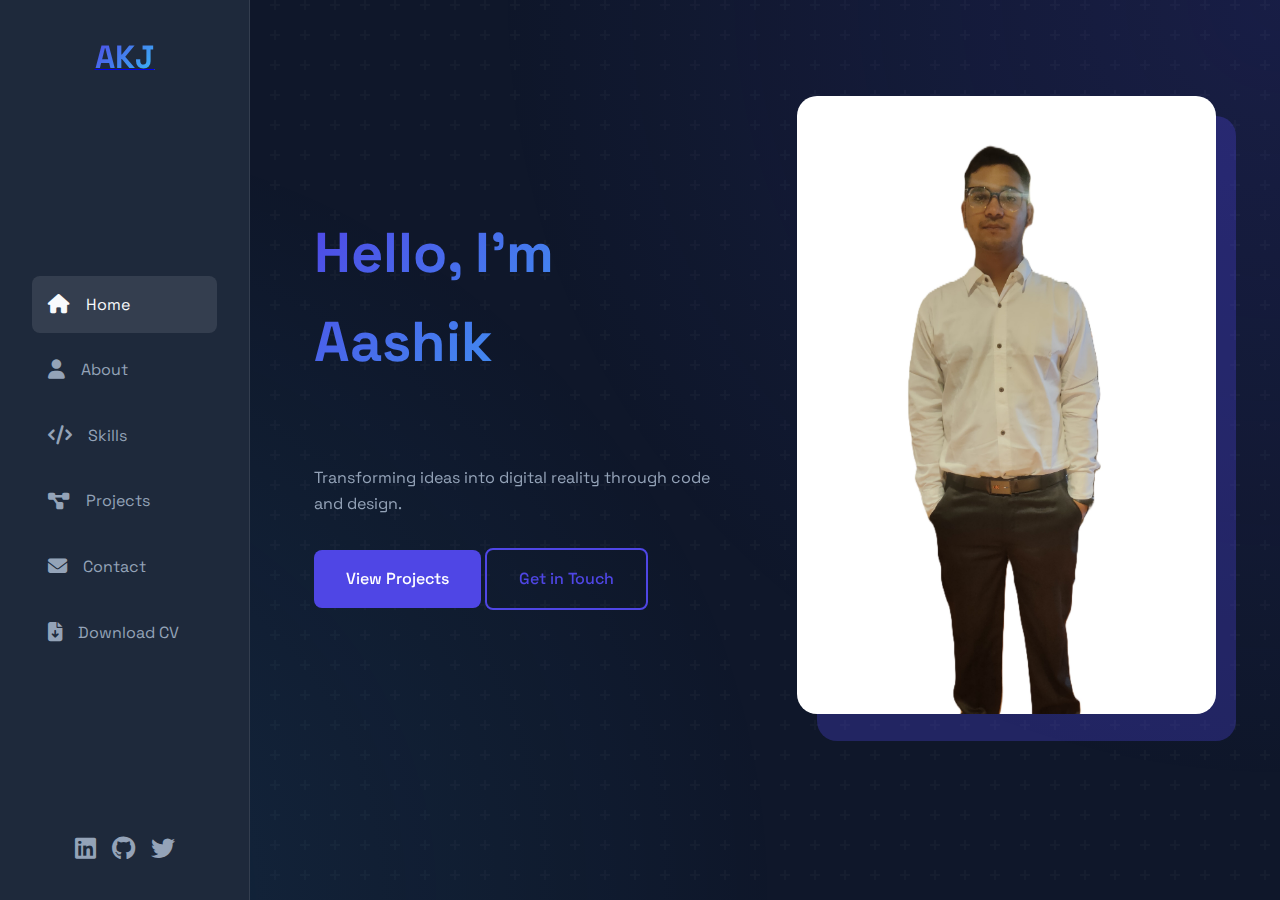
<file: index.html>
<!DOCTYPE html>
<html lang="en">
<head>
    <meta charset="UTF-8">
    <meta name="viewport" content="width=device-width, initial-scale=1.0">
    <title>Aashik K. Jha | Home</title>
    <link rel="stylesheet" href="style.css">
    <link rel="stylesheet" href="https://cdnjs.cloudflare.com/ajax/libs/font-awesome/6.5.1/css/all.min.css">
    <link href="https://fonts.googleapis.com/css2?family=Space+Grotesk:wght@400;500;600;700&display=swap" rel="stylesheet">
</head>
<body>
    <!-- Background Animation -->
    <div class="bg-animation">
        <div class="bg-gradient"></div>
        <div class="bg-pattern"></div>
    </div>

    <!-- Include Navigation -->
    <div id="nav-placeholder"></div>

    <!-- Main Content -->
    <main class="main-content">
        <!-- Hero Section -->
        <section class="hero section">
            <div class="container">
                <div class="hero-content">
                    <div class="hero-text">
                        <h1 class="gradient-text">Hello, I'm Aashik</h1>
                        <div class="hero-subtitle">
                            <span class="typed-text"></span><span class="cursor">&nbsp;</span>
                        </div>
                        <p class="hero-description">Transforming ideas into digital reality through code and design.</p>
                        <div class="hero-buttons">
                            <a href="projects.html" class="btn primary">View Projects</a>
                            <a href="contact.html" class="btn secondary">Get in Touch</a>
                        </div>
                    </div>
                    <div class="hero-image">
                        <img src="profile.jpg" alt="Aashik K. Jha">
                        <div class="hero-image-bg"></div>
                    </div>
                </div>
            </div>
        </section>
    </main>

    <script src="https://code.jquery.com/jquery-3.6.0.min.js"></script>
    <script>
        $(function(){
            $("#nav-placeholder").load("nav.html", function() {
                // Add active class to home link
                $('a[href="index.html"]').addClass('active');
            });
        });
    </script>
    <script src="script.js"></script>
</body>
</html>
</file>
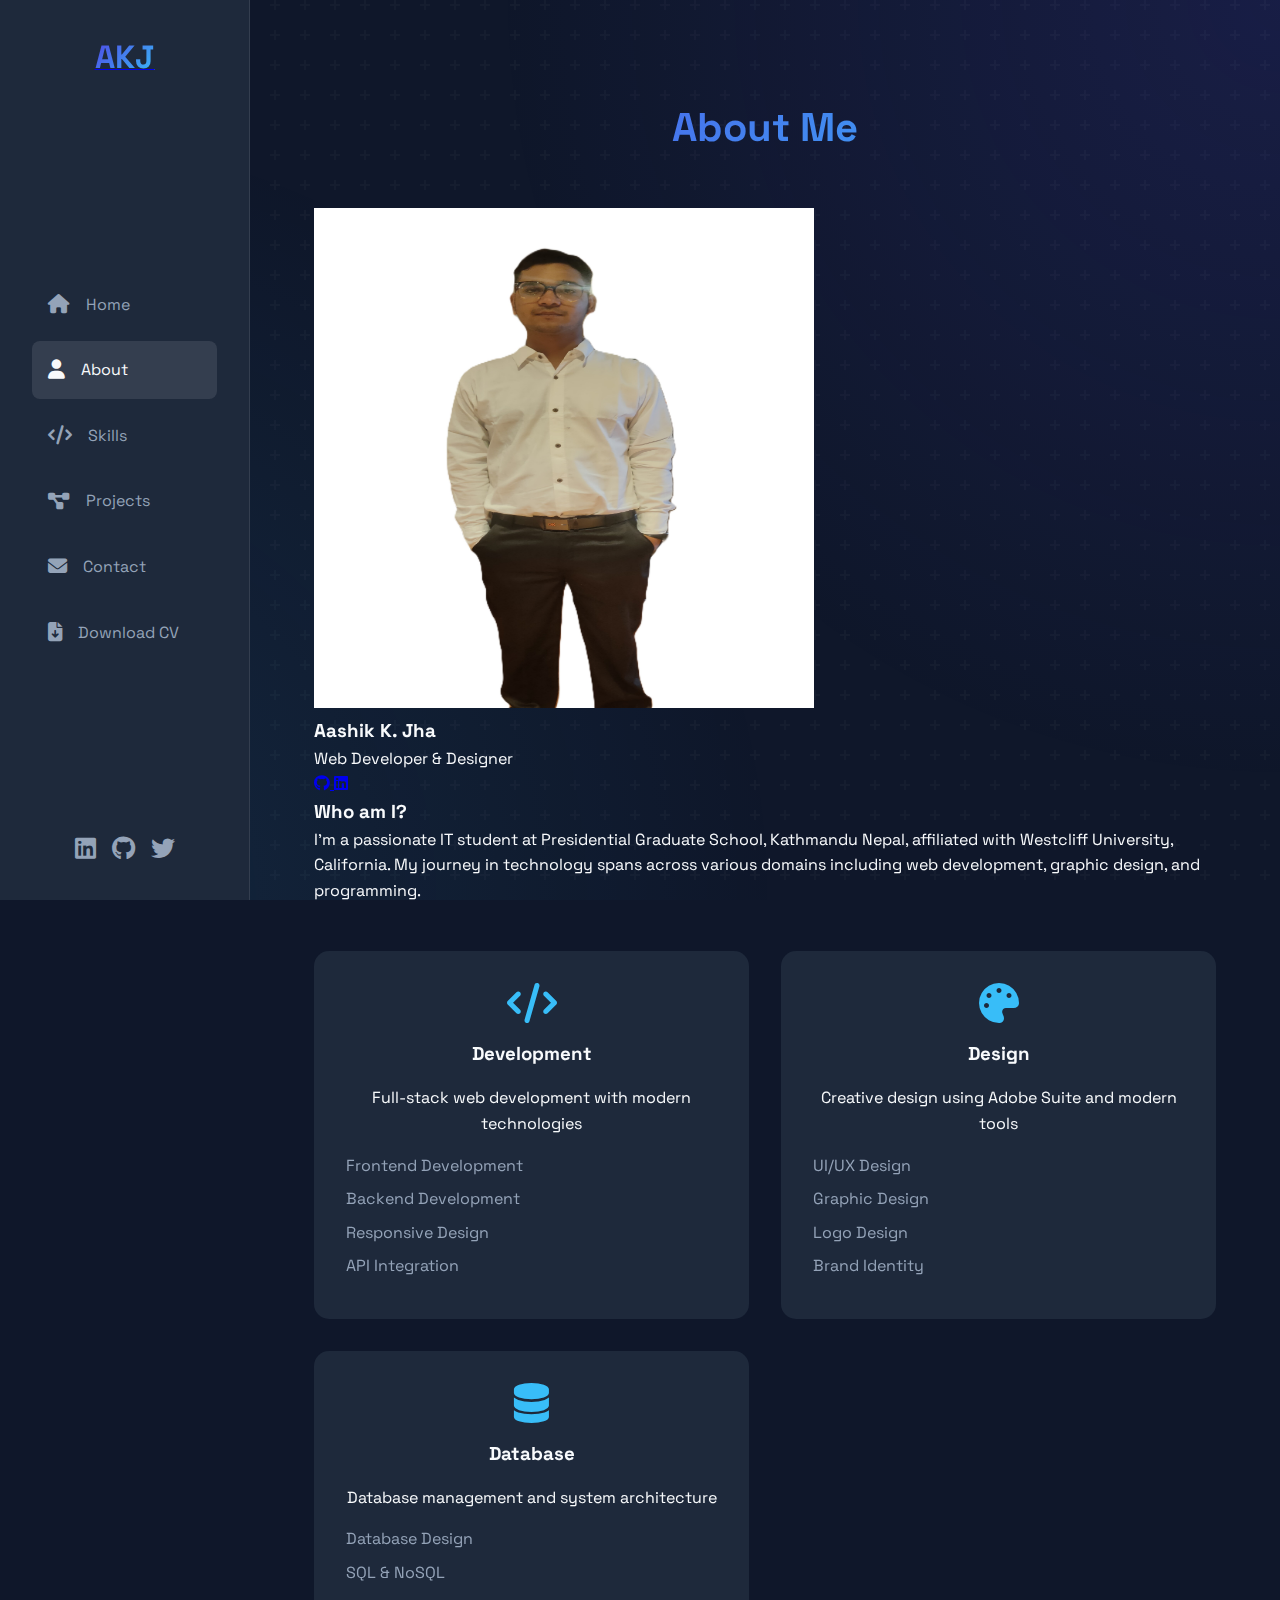
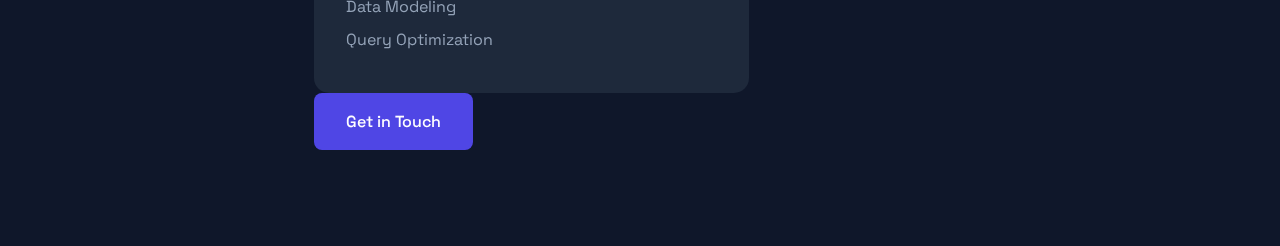
<file: about.html>
<!DOCTYPE html>
<html lang="en">
<head>
    <meta charset="UTF-8">
    <meta name="viewport" content="width=device-width, initial-scale=1.0">
    <title>Aashik K. Jha | About</title>
    <link rel="stylesheet" href="style.css">
    <link rel="stylesheet" href="https://cdnjs.cloudflare.com/ajax/libs/font-awesome/6.5.1/css/all.min.css">
    <link href="https://fonts.googleapis.com/css2?family=Space+Grotesk:wght@400;500;600;700&display=swap" rel="stylesheet">
</head>
<body>
    <!-- Background Animation -->
    <div class="bg-animation">
        <div class="bg-gradient"></div>
        <div class="bg-pattern"></div>
    </div>

    <!-- Include Navigation -->
    <div id="nav-placeholder"></div>

    <!-- Main Content -->
    <main class="main-content">
        <!-- About Section -->
        <section class="about section">
            <div class="container">
                <h2 class="section-title">About Me</h2>
                <div class="about-content">
                    <div class="about-profile">
                        <div class="profile-image-container">
                            <img style="height: 500px;  width:500px ;" src="profile.jpg" alt="Aashik K. Jha" class="profile-image">
                            <div class="profile-overlay">
                                <div class="profile-info">
                                    <h3>Aashik K. Jha</h3>
                                    <p>Web Developer & Designer</p>
                                    <div class="profile-links">
                                        <a href="https://github.com/Aashik99-art" target="_blank" title="GitHub">
                                            <i class="fab fa-github"></i>
                                        </a>
                                        <a href="https://www.linkedin.com/feed/?trk=onboarding-landing" target="_blank" title="LinkedIn">
                                            <i class="fab fa-linkedin"></i>
                                        </a>
                                    </div>
                                </div>
                            </div>
                        </div>
                    </div>
                    <div class="about-info">
                        <div class="about-text">
                            <h3>Who am I?</h3>
                            <p class="about-description">I'm a passionate IT student at Presidential Graduate School, Kathmandu Nepal, affiliated with Westcliff University, California. My journey in technology spans across various domains including web development, graphic design, and programming.</p>
                        </div>
                        <div class="about-cards">
                            <div class="about-card">
                                <i class="fas fa-code"></i>
                                <h3>Development</h3>
                                <p>Full-stack web development with modern technologies</p>
                                <ul class="card-list">
                                    <li>Frontend Development</li>
                                    <li>Backend Development</li>
                                    <li>Responsive Design</li>
                                    <li>API Integration</li>
                                </ul>
                            </div>
                            <div class="about-card">
                                <i class="fas fa-palette"></i>
                                <h3>Design</h3>
                                <p>Creative design using Adobe Suite and modern tools</p>
                                <ul class="card-list">
                                    <li>UI/UX Design</li>
                                    <li>Graphic Design</li>
                                    <li>Logo Design</li>
                                    <li>Brand Identity</li>
                                </ul>
                            </div>
                            <div class="about-card">
                                <i class="fas fa-database"></i>
                                <h3>Database</h3>
                                <p>Database management and system architecture</p>
                                <ul class="card-list">
                                    <li>Database Design</li>
                                    <li>SQL & NoSQL</li>
                                    <li>Data Modeling</li>
                                    <li>Query Optimization</li>
                                </ul>
                            </div>
                        </div>
                        <div class="about-cta">
                            <a href="contact.html" class="btn primary">Get in Touch</a>
                            
                        </div>
                    </div>
                </div>
            </div>
        </section>
    </main>

    <script src="https://code.jquery.com/jquery-3.6.0.min.js"></script>
    <script>
        $(function(){
            $("#nav-placeholder").load("nav.html", function() {
                // Add active class to about link
                $('a[href="about.html"]').addClass('active');
            });
        });
    </script>
    <script src="script.js"></script>
</body>
</html>
</file>
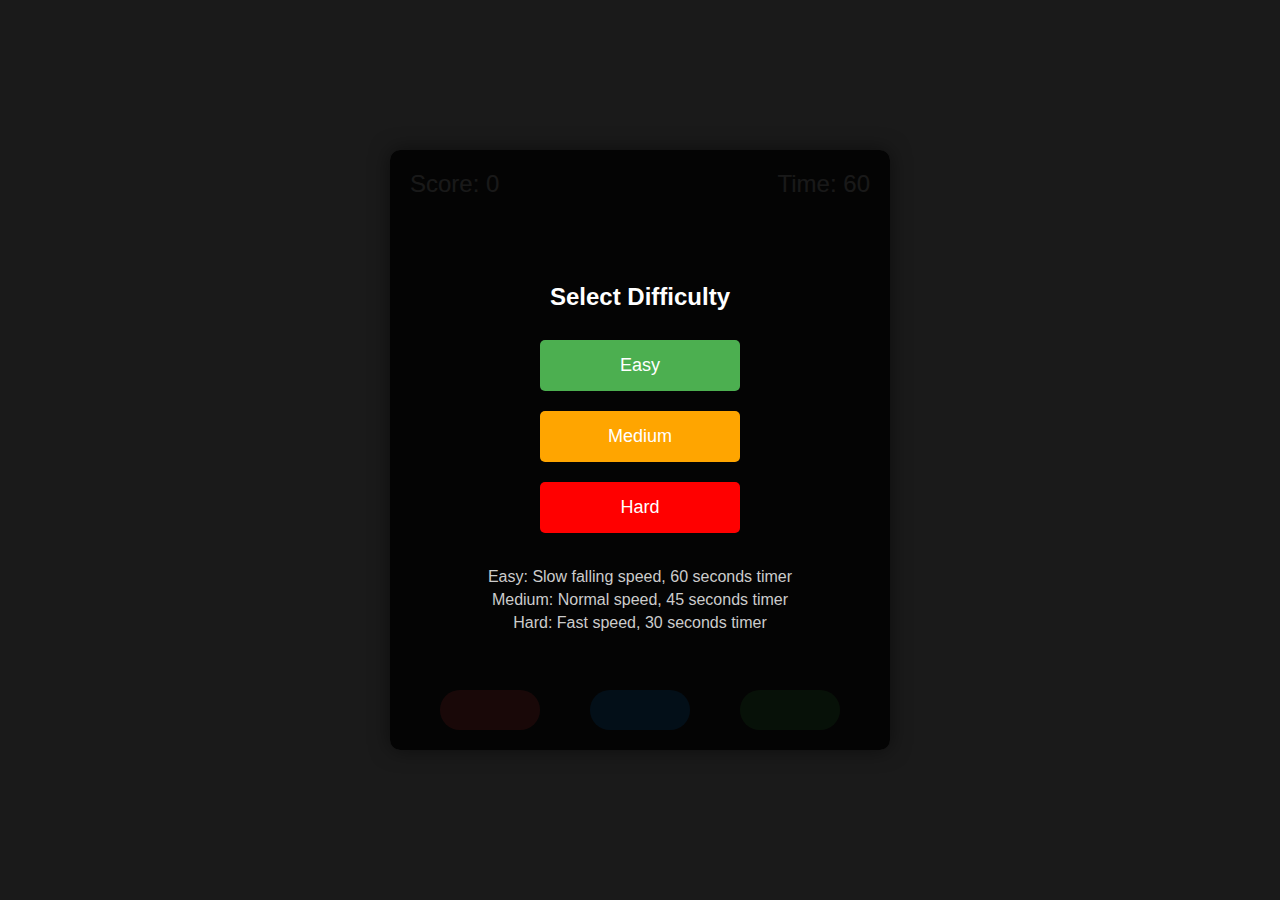
<file: color_match.html>
<!DOCTYPE html>
<html lang="en">
<head>
    <meta charset="UTF-8">
    <meta name="viewport" content="width=device-width, initial-scale=1.0">
    <title>Color Match Puzzle</title>
    <style>
        body {
            margin: 0;
            padding: 0;
            background: #1a1a1a;
            display: flex;
            justify-content: center;
            align-items: center;
            height: 100vh;
            font-family: 'Space Grotesk', sans-serif;
            color: white;
        }

        #game-container {
            position: relative;
            width: 500px;
            height: 600px;
            background: #2a2a2a;
            border-radius: 10px;
            overflow: hidden;
            box-shadow: 0 0 20px rgba(0, 0, 0, 0.5);
        }

        #game-area {
            width: 100%;
            height: 100%;
            position: relative;
        }

        .basket {
            position: absolute;
            width: 100px;
            height: 40px;
            bottom: 20px;
            border-radius: 20px;
            cursor: pointer;
        }

        #red-basket {
            background: #FF5252;
            left: 50px;
        }

        #blue-basket {
            background: #2196F3;
            left: 200px;
        }

        #green-basket {
            background: #4CAF50;
            left: 350px;
        }

        .block {
            position: absolute;
            width: 40px;
            height: 40px;
            border-radius: 5px;
            top: -40px;
        }

        .red-block {
            background: #FF5252;
        }

        .blue-block {
            background: #2196F3;
        }

        .green-block {
            background: #4CAF50;
        }

        #score {
            position: absolute;
            top: 20px;
            left: 20px;
            font-size: 24px;
            color: white;
        }

        #timer {
            position: absolute;
            top: 20px;
            right: 20px;
            font-size: 24px;
            color: white;
        }

        #difficulty-screen {
            position: absolute;
            top: 0;
            left: 0;
            width: 100%;
            height: 100%;
            background: rgba(0, 0, 0, 0.9);
            display: flex;
            flex-direction: column;
            justify-content: center;
            align-items: center;
            z-index: 10;
        }

        .difficulty-btn {
            width: 200px;
            padding: 15px 30px;
            margin: 10px;
            border: none;
            border-radius: 5px;
            font-size: 18px;
            cursor: pointer;
            transition: transform 0.3s ease;
        }

        .difficulty-btn:hover {
            transform: scale(1.05);
        }

        #easy-btn {
            background: #4CAF50;
            color: white;
        }

        #medium-btn {
            background: #FFA500;
            color: white;
        }

        #hard-btn {
            background: #FF0000;
            color: white;
        }

        #game-over {
            display: none;
            position: absolute;
            top: 50%;
            left: 50%;
            transform: translate(-50%, -50%);
            text-align: center;
            background: rgba(0, 0, 0, 0.8);
            padding: 20px;
            border-radius: 10px;
            z-index: 5;
        }

        #restart-btn {
            background: #4CAF50;
            color: white;
            border: none;
            padding: 10px 20px;
            border-radius: 5px;
            cursor: pointer;
            margin-top: 10px;
        }

        #restart-btn:hover {
            background: #45a049;
        }

        .difficulty-info {
            margin-top: 20px;
            text-align: center;
        }

        .difficulty-info p {
            margin: 5px 0;
            color: #ccc;
        }
    </style>
</head>
<body>
    <div id="game-container">
        <div id="game-area">
            <div id="difficulty-screen">
                <h2>Select Difficulty</h2>
                <button id="easy-btn" class="difficulty-btn">Easy</button>
                <button id="medium-btn" class="difficulty-btn">Medium</button>
                <button id="hard-btn" class="difficulty-btn">Hard</button>
                <div class="difficulty-info">
                    <p>Easy: Slow falling speed, 60 seconds timer</p>
                    <p>Medium: Normal speed, 45 seconds timer</p>
                    <p>Hard: Fast speed, 30 seconds timer</p>
                </div>
            </div>
            <div id="red-basket" class="basket"></div>
            <div id="blue-basket" class="basket"></div>
            <div id="green-basket" class="basket"></div>
            <div id="score">Score: 0</div>
            <div id="timer">Time: 60</div>
            <div id="game-over">
                <h2>Game Over!</h2>
                <p>Your final score: <span id="final-score">0</span></p>
                <button id="restart-btn">Play Again</button>
            </div>
        </div>
    </div>

    <script>
        const gameArea = document.getElementById('game-area');
        const scoreElement = document.getElementById('score');
        const timerElement = document.getElementById('timer');
        const gameOverScreen = document.getElementById('game-over');
        const finalScoreElement = document.getElementById('final-score');
        const restartBtn = document.getElementById('restart-btn');
        const difficultyScreen = document.getElementById('difficulty-screen');
        const easyBtn = document.getElementById('easy-btn');
        const mediumBtn = document.getElementById('medium-btn');
        const hardBtn = document.getElementById('hard-btn');

        let score = 0;
        let timeLeft = 60;
        let timer;
        let blockInterval;
        let isGameOver = false;
        let currentDifficulty = {
            speed: 3,
            time: 60,
            spawnRate: 1500
        };

        // Difficulty settings
        const difficulties = {
            easy: {
                speed: 3,
                time: 60,
                spawnRate: 1500
            },
            medium: {
                speed: 5,
                time: 45,
                spawnRate: 1000
            },
            hard: {
                speed: 8,
                time: 30,
                spawnRate: 700
            }
        };

        // Create colored blocks
        function createBlock() {
            if (isGameOver) return;

            const colors = ['red', 'blue', 'green'];
            const color = colors[Math.floor(Math.random() * colors.length)];
            
            const block = document.createElement('div');
            block.className = `block ${color}-block`;
            block.style.left = `${Math.random() * 460}px`;
            gameArea.appendChild(block);

            let position = -40;
            const fallInterval = setInterval(() => {
                if (position >= 560) {
                    clearInterval(fallInterval);
                    block.remove();
                    if (!isGameOver) {
                        gameOver();
                    }
                } else {
                    position += currentDifficulty.speed;
                    block.style.top = `${position}px`;

                    // Check collision with baskets
                    const blockRect = block.getBoundingClientRect();
                    const baskets = document.querySelectorAll('.basket');
                    
                    baskets.forEach(basket => {
                        const basketRect = basket.getBoundingClientRect();
                        if (
                            blockRect.bottom >= basketRect.top &&
                            blockRect.right >= basketRect.left &&
                            blockRect.left <= basketRect.right
                        ) {
                            if (block.classList.contains(`${basket.id.split('-')[0]}-block`)) {
                                clearInterval(fallInterval);
                                block.remove();
                                score += 10;
                                scoreElement.textContent = `Score: ${score}`;
                            } else {
                                clearInterval(fallInterval);
                                block.remove();
                                score -= 5;
                                scoreElement.textContent = `Score: ${score}`;
                            }
                        }
                    });
                }
            }, 30);
        }

        function updateTimer() {
            timeLeft--;
            timerElement.textContent = `Time: ${timeLeft}`;
            
            if (timeLeft <= 0) {
                gameOver();
            }
        }

        function gameOver() {
            isGameOver = true;
            clearInterval(timer);
            clearInterval(blockInterval);
            finalScoreElement.textContent = score;
            gameOverScreen.style.display = 'block';
        }

        function startGame(difficulty) {
            currentDifficulty = difficulties[difficulty];
            isGameOver = false;
            score = 0;
            timeLeft = currentDifficulty.time;
            scoreElement.textContent = `Score: ${score}`;
            timerElement.textContent = `Time: ${timeLeft}`;
            gameOverScreen.style.display = 'none';
            difficultyScreen.style.display = 'none';

            // Clear any existing blocks
            document.querySelectorAll('.block').forEach(block => block.remove());

            // Start timer
            timer = setInterval(updateTimer, 1000);

            // Start creating blocks
            blockInterval = setInterval(createBlock, currentDifficulty.spawnRate);
        }

        function showDifficultyScreen() {
            difficultyScreen.style.display = 'flex';
            gameOverScreen.style.display = 'none';
        }

        // Event listeners for difficulty buttons
        easyBtn.addEventListener('click', () => startGame('easy'));
        mediumBtn.addEventListener('click', () => startGame('medium'));
        hardBtn.addEventListener('click', () => startGame('hard'));
        restartBtn.addEventListener('click', showDifficultyScreen);

        // Show difficulty screen initially
        showDifficultyScreen();
    </script>
</body>
</html>
</file>
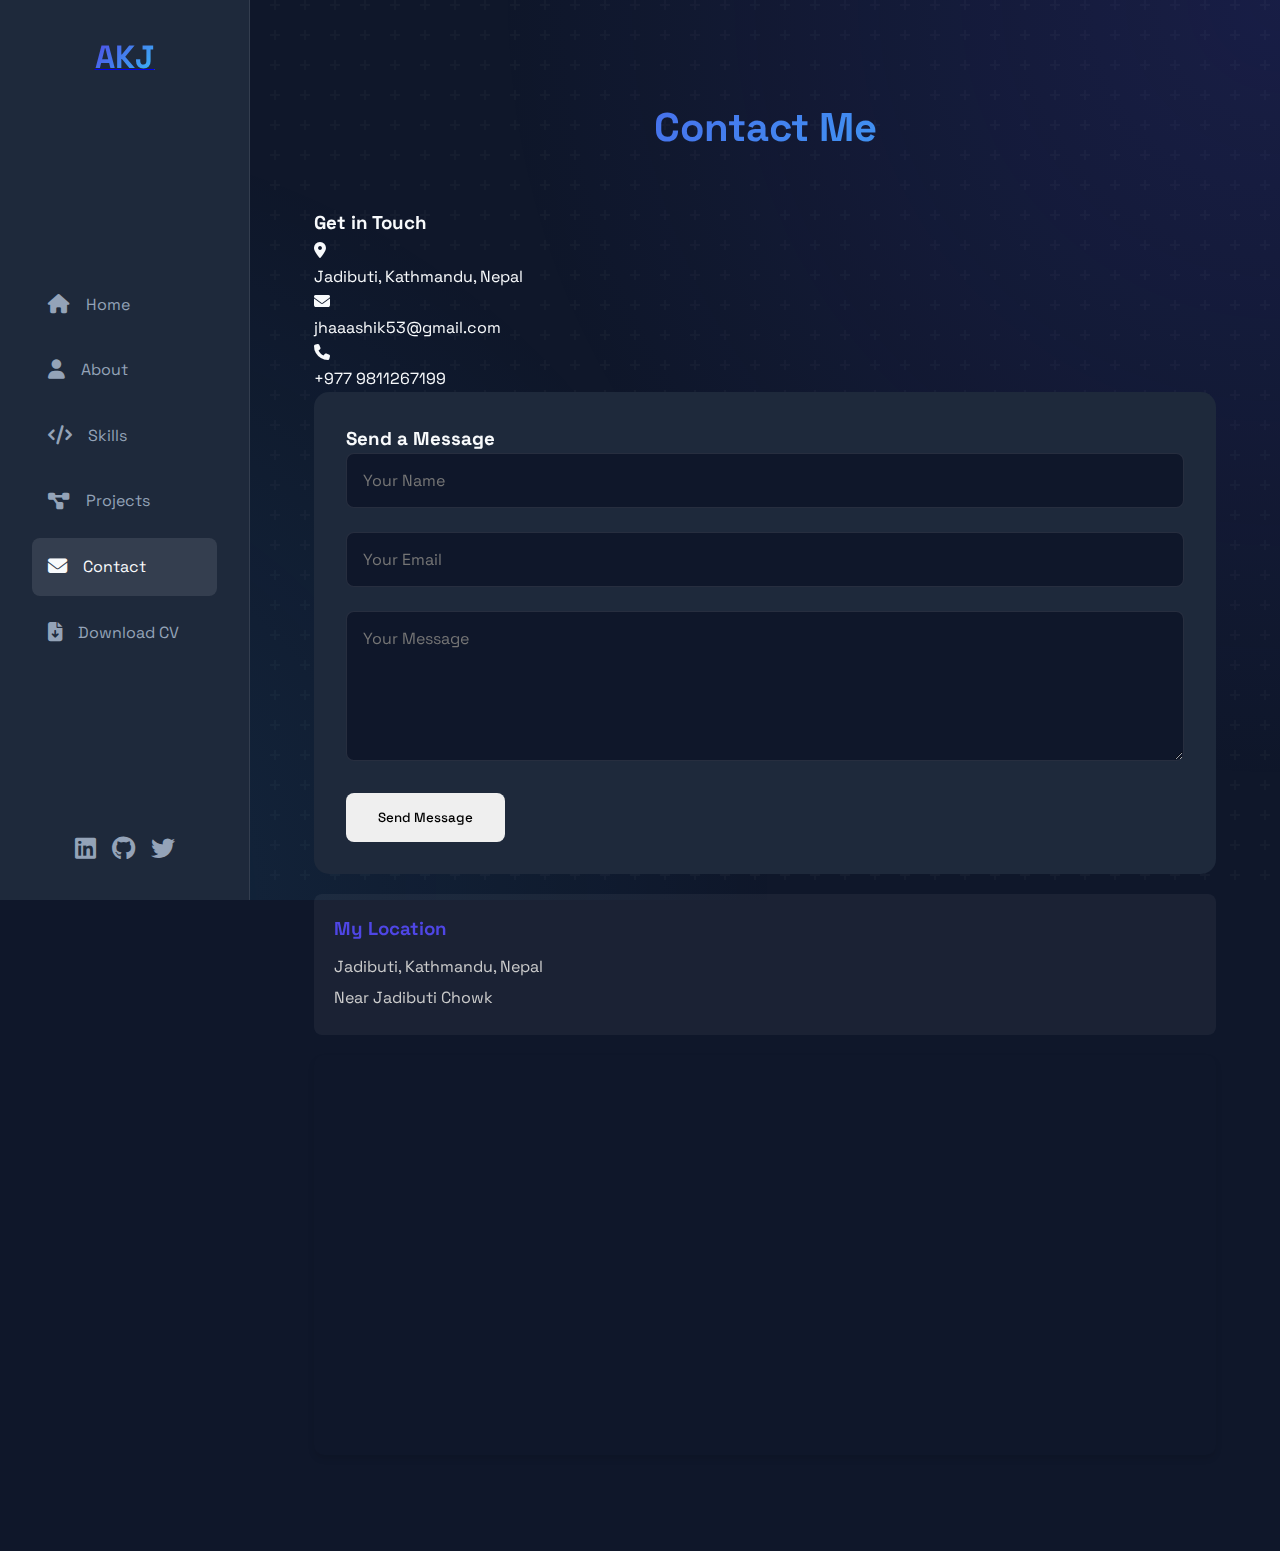
<file: contact.html>
<!DOCTYPE html>
<html lang="en">
<head>
    <meta charset="UTF-8">
    <meta name="viewport" content="width=device-width, initial-scale=1.0">
    <title>Contact | Aashik K. Jha</title>
    <link rel="stylesheet" href="style.css">
    <link rel="stylesheet" href="https://cdnjs.cloudflare.com/ajax/libs/font-awesome/6.5.1/css/all.min.css">
    <link href="https://fonts.googleapis.com/css2?family=Space+Grotesk:wght@400;500;600;700&display=swap" rel="stylesheet">
    <style>
        .map-container {
            width: 100%;
            height: 400px;
            border-radius: 10px;
            overflow: hidden;
            margin-top: 20px;
            box-shadow: 0 4px 6px rgba(0, 0, 0, 0.1);
        }
        .map-container iframe {
            width: 100%;
            height: 100%;
            border: none;
        }
        .location-info {
            margin-top: 20px;
            padding: 20px;
            background: rgba(255, 255, 255, 0.05);
            border-radius: 8px;
        }
        .location-info h3 {
            color: var(--primary-color);
            margin-bottom: 10px;
        }
        .location-info p {
            margin: 5px 0;
            color: #ccc;
        }
    </style>
</head>
<body>
    <!-- Background Animation -->
    <div class="bg-animation">
        <div class="bg-gradient"></div>
        <div class="bg-pattern"></div>
    </div>

    <!-- Include Navigation -->
    <div id="nav-placeholder"></div>

    <!-- Main Content -->
    <main class="main-content">
        <section class="contact section">
            <div class="container">
                <h2 class="section-title">Contact Me</h2>
                
                <div class="contact-grid">
                    <!-- Contact Information -->
                    <div class="contact-info">
                        <h3>Get in Touch</h3>
                        <div class="info-item">
                            <i class="fas fa-map-marker-alt"></i>
                            <p>Jadibuti, Kathmandu, Nepal</p>
                        </div>
                        <div class="info-item">
                            <i class="fas fa-envelope"></i>
                            <p>jhaaashik53@gmail.com</p>
                        </div>
                        <div class="info-item">
                            <i class="fas fa-phone"></i>
                            <p>+977 9811267199</p>
                        </div>
                    </div>

                    <!-- Contact Form -->
                    <div class="contact-form">
                        <h3>Send a Message</h3>
                        <form id="contactForm">
                            <div class="form-group">
                                <input type="text" id="name" name="name" placeholder="Your Name" required>
                            </div>
                            <div class="form-group">
                                <input type="email" id="email" name="email" placeholder="Your Email" required>
                            </div>
                            <div class="form-group">
                                <textarea id="message" name="message" placeholder="Your Message" required></textarea>
                            </div>
                            <button type="submit" class="btn">Send Message</button>
                        </form>
                    </div>
                </div>

                <!-- Map Section -->
                <div class="location-info">
                    <h3>My Location</h3>
                    <p>Jadibuti, Kathmandu, Nepal</p>
                    <p>Near Jadibuti Chowk</p>
                </div>
                
                <div class="map-container">
                    <iframe 
                        src="https://www.google.com/maps/embed?pb=!1m18!1m12!1m3!1d3532.7581960000003!2d85.3487!3d27.7172!2m3!1f0!2f0!3f0!3m2!1i1024!2i768!4f13.1!3m3!1m2!1s0x39eb1a3f6b7786f7%3A0x1a1a1a1a1a1a1a1a!2sJadibuti%2C%20Kathmandu%2044600!5e0!3m2!1sen!2snp!4v1645543212345!5m2!1sen!2snp" 
                        allowfullscreen="" 
                        loading="lazy">
                    </iframe>
                </div>
            </div>
        </section>
    </main>

    <script src="https://code.jquery.com/jquery-3.6.0.min.js"></script>
    <script>
        $(function(){
            $("#nav-placeholder").load("nav.html", function() {
                // Add active class to contact link
                $('a[href="contact.html"]').addClass('active');
            });
        });

        // Form validation
        const contactForm = document.getElementById('contactForm');
        contactForm.addEventListener('submit', function(e) {
            e.preventDefault();
            
            const name = document.getElementById('name').value;
            const email = document.getElementById('email').value;
            const message = document.getElementById('message').value;
            
            if (name && email && message) {
                // Here you would typically send the form data to a server
                alert('Message sent successfully!');
                contactForm.reset();
            } else {
                alert('Please fill in all fields');
            }
        });
    </script>
    <script src="script.js"></script>
</body>
</html>
</file>
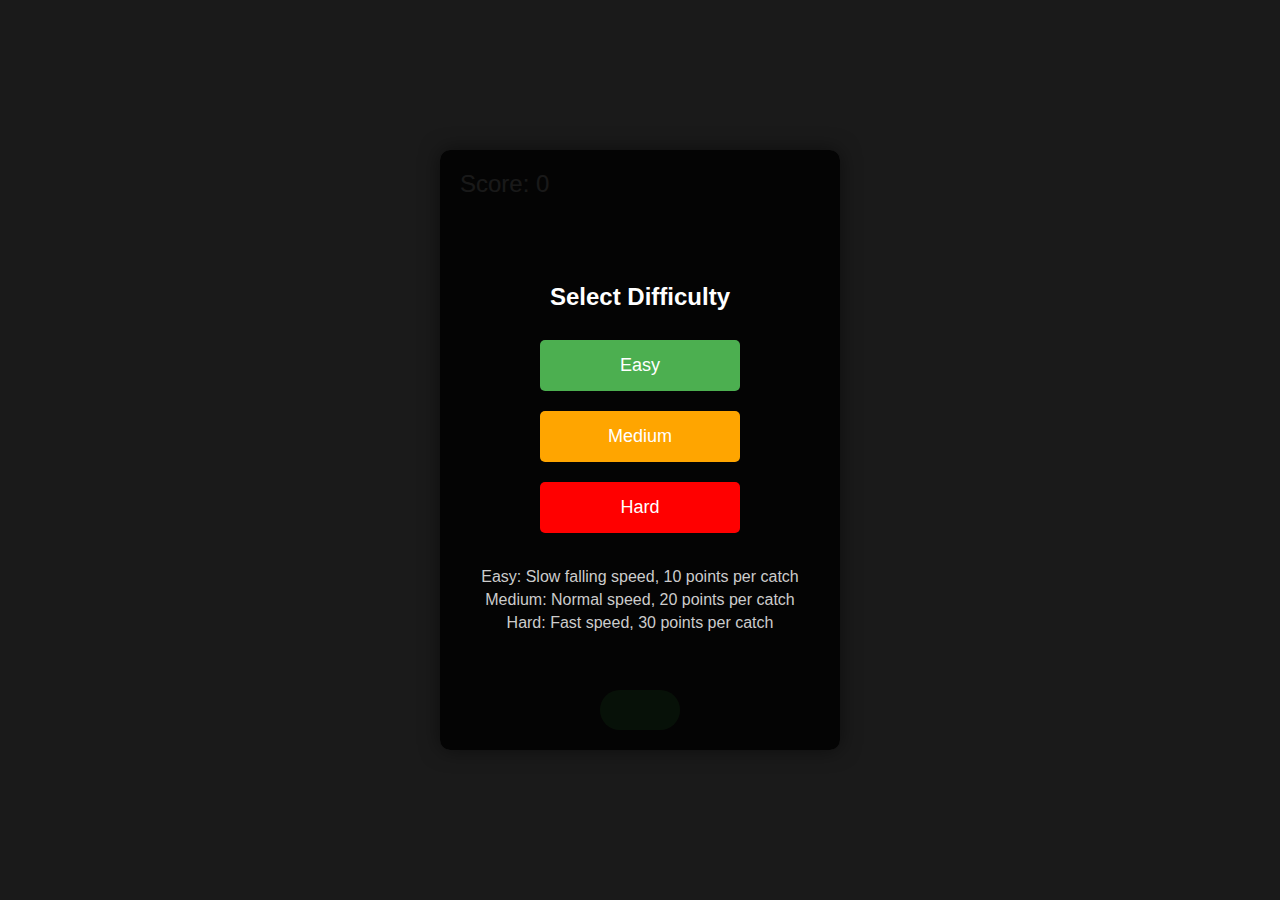
<file: game.html>
<!DOCTYPE html>
<html lang="en">
<head>
    <meta charset="UTF-8">
    <meta name="viewport" content="width=device-width, initial-scale=1.0">
    <title>Catch the Ball!</title>
    <style>
        body {
            margin: 0;
            padding: 0;
            background: #1a1a1a;
            display: flex;
            justify-content: center;
            align-items: center;
            height: 100vh;
            font-family: 'Space Grotesk', sans-serif;
            color: white;
        }

        #game-container {
            position: relative;
            width: 400px;
            height: 600px;
            background: #2a2a2a;
            border-radius: 10px;
            overflow: hidden;
            box-shadow: 0 0 20px rgba(0, 0, 0, 0.5);
        }

        #game-area {
            width: 100%;
            height: 100%;
            position: relative;
        }

        #basket {
            position: absolute;
            width: 80px;
            height: 40px;
            background: #4CAF50;
            bottom: 20px;
            left: 50%;
            transform: translateX(-50%);
            border-radius: 20px;
        }

        .ball {
            position: absolute;
            width: 30px;
            height: 30px;
            background-image: url('ball.jpg');
            background-size: cover;
            background-position: center;
            border-radius: 50%;
            top: -30px;
        }

        #score {
            position: absolute;
            top: 20px;
            left: 20px;
            font-size: 24px;
            color: white;
        }

        #difficulty-screen {
            position: absolute;
            top: 0;
            left: 0;
            width: 100%;
            height: 100%;
            background: rgba(0, 0, 0, 0.9);
            display: flex;
            flex-direction: column;
            justify-content: center;
            align-items: center;
            z-index: 10;
        }

        .difficulty-btn {
            width: 200px;
            padding: 15px 30px;
            margin: 10px;
            border: none;
            border-radius: 5px;
            font-size: 18px;
            cursor: pointer;
            transition: transform 0.3s ease;
        }

        .difficulty-btn:hover {
            transform: scale(1.05);
        }

        #easy-btn {
            background: #4CAF50;
            color: white;
        }

        #medium-btn {
            background: #FFA500;
            color: white;
        }

        #hard-btn {
            background: #FF0000;
            color: white;
        }

        #game-over {
            display: none;
            position: absolute;
            top: 50%;
            left: 50%;
            transform: translate(-50%, -50%);
            text-align: center;
            background: rgba(0, 0, 0, 0.8);
            padding: 20px;
            border-radius: 10px;
            z-index: 5;
        }

        #restart-btn {
            background: #4CAF50;
            color: white;
            border: none;
            padding: 10px 20px;
            border-radius: 5px;
            cursor: pointer;
            margin-top: 10px;
        }

        #restart-btn:hover {
            background: #45a049;
        }

        .difficulty-info {
            margin-top: 20px;
            text-align: center;
        }

        .difficulty-info p {
            margin: 5px 0;
            color: #ccc;
        }
    </style>
</head>
<body>
    <div id="game-container">
        <div id="game-area">
            <div id="difficulty-screen">
                <h2>Select Difficulty</h2>
                <button id="easy-btn" class="difficulty-btn">Easy</button>
                <button id="medium-btn" class="difficulty-btn">Medium</button>
                <button id="hard-btn" class="difficulty-btn">Hard</button>
                <div class="difficulty-info">
                    <p>Easy: Slow falling speed, 10 points per catch</p>
                    <p>Medium: Normal speed, 20 points per catch</p>
                    <p>Hard: Fast speed, 30 points per catch</p>
                </div>
            </div>
            <div id="basket"></div>
            <div id="score">Score: 0</div>
            <div id="game-over">
                <h2>Game Over!</h2>
                <p>Your final score: <span id="final-score">0</span></p>
                <button id="restart-btn">Play Again</button>
            </div>
        </div>
    </div>

    <script>
        const gameArea = document.getElementById('game-area');
        const basket = document.getElementById('basket');
        const scoreElement = document.getElementById('score');
        const gameOverScreen = document.getElementById('game-over');
        const finalScoreElement = document.getElementById('final-score');
        const restartBtn = document.getElementById('restart-btn');
        const difficultyScreen = document.getElementById('difficulty-screen');
        const easyBtn = document.getElementById('easy-btn');
        const mediumBtn = document.getElementById('medium-btn');
        const hardBtn = document.getElementById('hard-btn');

        let score = 0;
        let gameInterval;
        let foodInterval;
        let isGameOver = false;
        let currentDifficulty = {
            speed: 5,
            points: 10,
            spawnRate: 1000
        };

        // Difficulty settings
        const difficulties = {
            easy: {
                speed: 3,
                points: 10,
                spawnRate: 1500
            },
            medium: {
                speed: 5,
                points: 20,
                spawnRate: 1000
            },
            hard: {
                speed: 8,
                points: 30,
                spawnRate: 700
            }
        };

        // Move basket with mouse
        gameArea.addEventListener('mousemove', (e) => {
            if (!isGameOver) {
                const rect = gameArea.getBoundingClientRect();
                const x = e.clientX - rect.left;
                basket.style.left = `${Math.max(40, Math.min(x - 40, 360))}px`;
            }
        });

        // Create ball items
        function createBall() {
            if (isGameOver) return;

            const ball = document.createElement('div');
            ball.className = 'ball';
            ball.style.left = `${Math.random() * 370}px`;
            gameArea.appendChild(ball);

            let position = -30;
            const fallInterval = setInterval(() => {
                if (position >= 560) {
                    clearInterval(fallInterval);
                    ball.remove();
                    if (!isGameOver) {
                        gameOver();
                    }
                } else {
                    position += currentDifficulty.speed;
                    ball.style.top = `${position}px`;

                    // Check collision with basket
                    const ballRect = ball.getBoundingClientRect();
                    const basketRect = basket.getBoundingClientRect();

                    if (
                        ballRect.bottom >= basketRect.top &&
                        ballRect.right >= basketRect.left &&
                        ballRect.left <= basketRect.right
                    ) {
                        clearInterval(fallInterval);
                        ball.remove();
                        score += currentDifficulty.points;
                        scoreElement.textContent = `Score: ${score}`;
                    }
                }
            }, 30);
        }

        function gameOver() {
            isGameOver = true;
            clearInterval(gameInterval);
            clearInterval(foodInterval);
            finalScoreElement.textContent = score;
            gameOverScreen.style.display = 'block';
        }

        function startGame(difficulty) {
            currentDifficulty = difficulties[difficulty];
            isGameOver = false;
            score = 0;
            scoreElement.textContent = `Score: ${score}`;
            gameOverScreen.style.display = 'none';
            difficultyScreen.style.display = 'none';

            // Clear any existing balls
            document.querySelectorAll('.ball').forEach(ball => ball.remove());

            // Start creating balls
            foodInterval = setInterval(createBall, currentDifficulty.spawnRate);
        }

        function showDifficultyScreen() {
            difficultyScreen.style.display = 'flex';
            gameOverScreen.style.display = 'none';
        }

        // Event listeners for difficulty buttons
        easyBtn.addEventListener('click', () => startGame('easy'));
        mediumBtn.addEventListener('click', () => startGame('medium'));
        hardBtn.addEventListener('click', () => startGame('hard'));
        restartBtn.addEventListener('click', showDifficultyScreen);

        // Show difficulty screen initially
        showDifficultyScreen();
    </script>
</body>
</html>
</file>
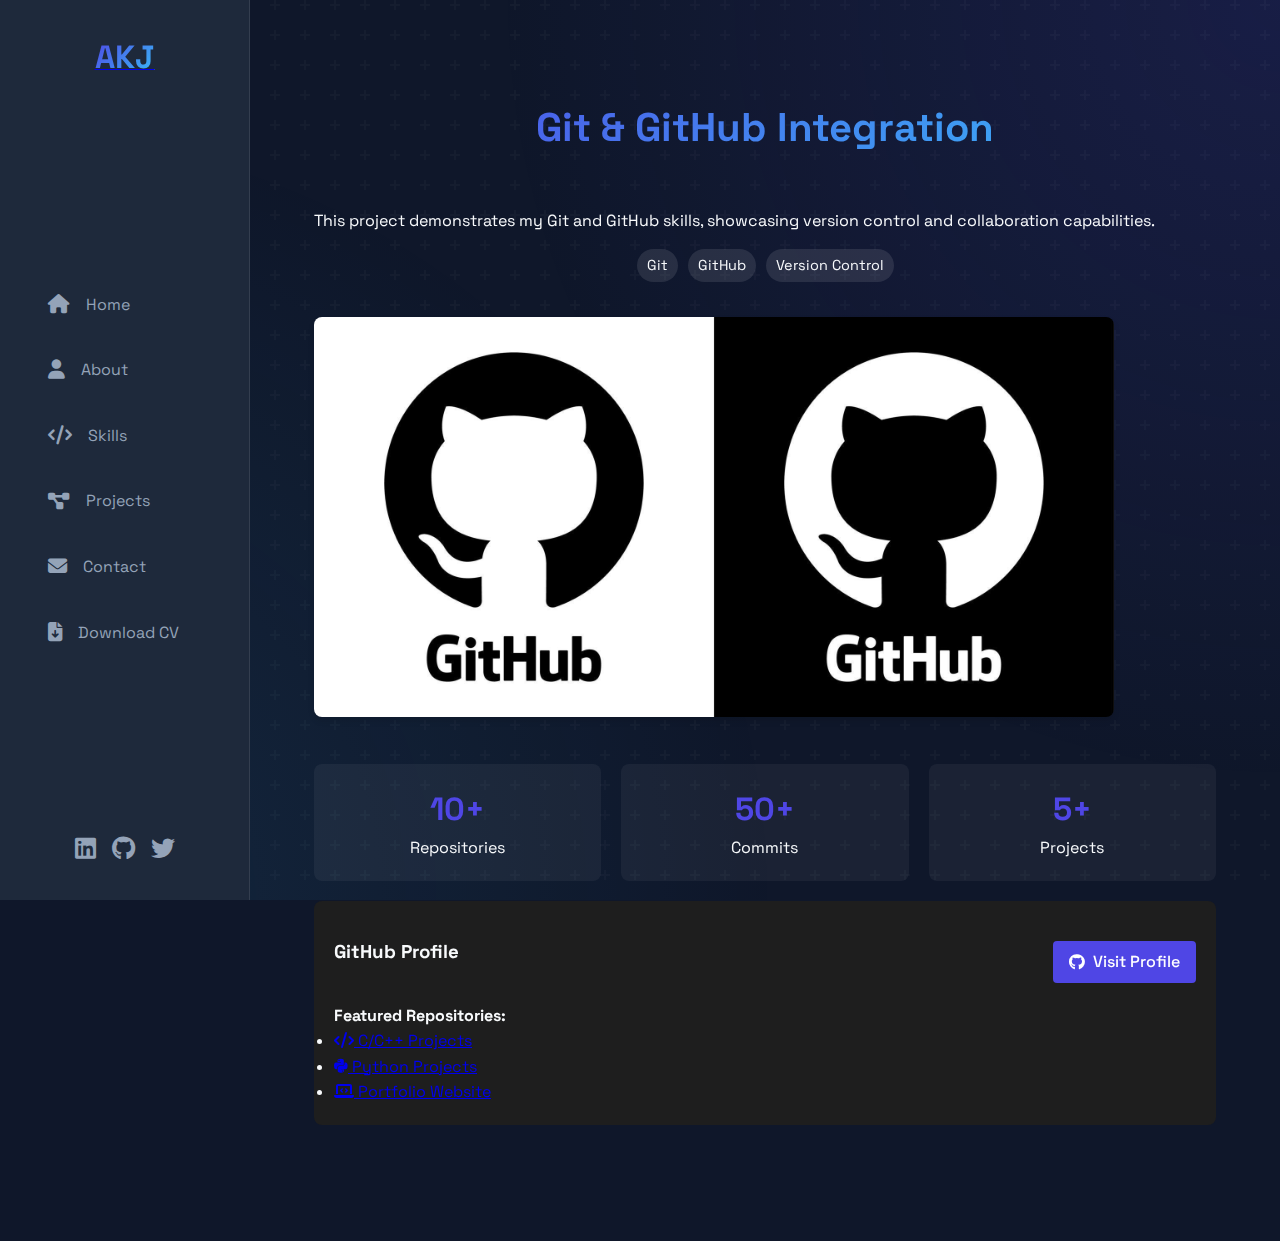
<file: git_project.html>
<!DOCTYPE html>
<html lang="en">
<head>
    <meta charset="UTF-8">
    <meta name="viewport" content="width=device-width, initial-scale=1.0">
    <title>Git & GitHub Integration | Aashik K. Jha</title>
    <link rel="stylesheet" href="style.css">
    <link rel="stylesheet" href="https://cdnjs.cloudflare.com/ajax/libs/font-awesome/6.5.1/css/all.min.css">
    <link href="https://fonts.googleapis.com/css2?family=Space+Grotesk:wght@400;500;600;700&display=swap" rel="stylesheet">
    <style>
        .git-container {
            background: #1e1e1e;
            border-radius: 8px;
            padding: 20px;
            margin: 20px 0;
        }
        .git-header {
            display: flex;
            justify-content: space-between;
            align-items: center;
            margin-bottom: 20px;
        }
        .git-image {
            width: 100%;
            max-width: 800px;
            border-radius: 8px;
            margin: 20px 0;
            box-shadow: 0 4px 6px rgba(0, 0, 0, 0.1);
        }
        .git-actions {
            display: flex;
            gap: 10px;
            margin-top: 20px;
        }
        .btn {
            padding: 8px 16px;
            border-radius: 4px;
            background: var(--primary-color);
            color: white;
            text-decoration: none;
            transition: all 0.3s ease;
        }
        .btn:hover {
            background: var(--secondary-color);
        }
        .git-stats {
            display: grid;
            grid-template-columns: repeat(auto-fit, minmax(200px, 1fr));
            gap: 20px;
            margin: 20px 0;
        }
        .stat-card {
            background: rgba(255, 255, 255, 0.05);
            padding: 20px;
            border-radius: 8px;
            text-align: center;
        }
        .stat-number {
            font-size: 2em;
            font-weight: bold;
            color: var(--primary-color);
        }
    </style>
</head>
<body>
    <!-- Background Animation -->
    <div class="bg-animation">
        <div class="bg-gradient"></div>
        <div class="bg-pattern"></div>
    </div>

    <!-- Include Navigation -->
    <div id="nav-placeholder"></div>

    <!-- Main Content -->
    <main class="main-content">
        <section class="project-detail section">
            <div class="container">
                <h2 class="section-title">Git & GitHub Integration</h2>
                
                <div class="project-info">
                    <p>This project demonstrates my Git and GitHub skills, showcasing version control and collaboration capabilities.</p>
                    
                    <div class="project-tech">
                        <span>Git</span>
                        <span>GitHub</span>
                        <span>Version Control</span>
                    </div>

                    <img src="git.jpg" alt="Git Integration" class="git-image">

                    <div class="git-stats">
                        <div class="stat-card">
                            <div class="stat-number">10+</div>
                            <div class="stat-label">Repositories</div>
                        </div>
                        <div class="stat-card">
                            <div class="stat-number">50+</div>
                            <div class="stat-label">Commits</div>
                        </div>
                        <div class="stat-card">
                            <div class="stat-number">5+</div>
                            <div class="stat-label">Projects</div>
                        </div>
                    </div>

                    <div class="git-container">
                        <div class="git-header">
                            <h3>GitHub Profile</h3>
                            <div class="git-actions">
                                <a href="https://github.com/Aashik99-art" class="btn" target="_blank">
                                    <i class="fab fa-github"></i> Visit Profile
                                </a>
                            </div>
                        </div>
                        
                        <div class="project-links">
                            <h4>Featured Repositories:</h4>
                            <ul>
                                <li>
                                    <a href="https://github.com/Aashik99-art/C-project-" target="_blank">
                                        <i class="fas fa-code"></i> C/C++ Projects
                                    </a>
                                </li>
                                <li>
                                    <a href="https://github.com/Aashik99-art/Python-" target="_blank">
                                        <i class="fab fa-python"></i> Python Projects
                                    </a>
                                </li>
                                <li>
                                    <a href="https://github.com/Aashik99-art" target="_blank">
                                        <i class="fas fa-laptop-code"></i> Portfolio Website
                                    </a>
                                </li>
                            </ul>
                        </div>
                    </div>
                </div>
            </div>
        </section>
    </main>

    <script src="https://code.jquery.com/jquery-3.6.0.min.js"></script>
    <script>
        $(function(){
            $("#nav-placeholder").load("nav.html");
        });
    </script>
    <script src="script.js"></script>
</body>
</html>
</file>
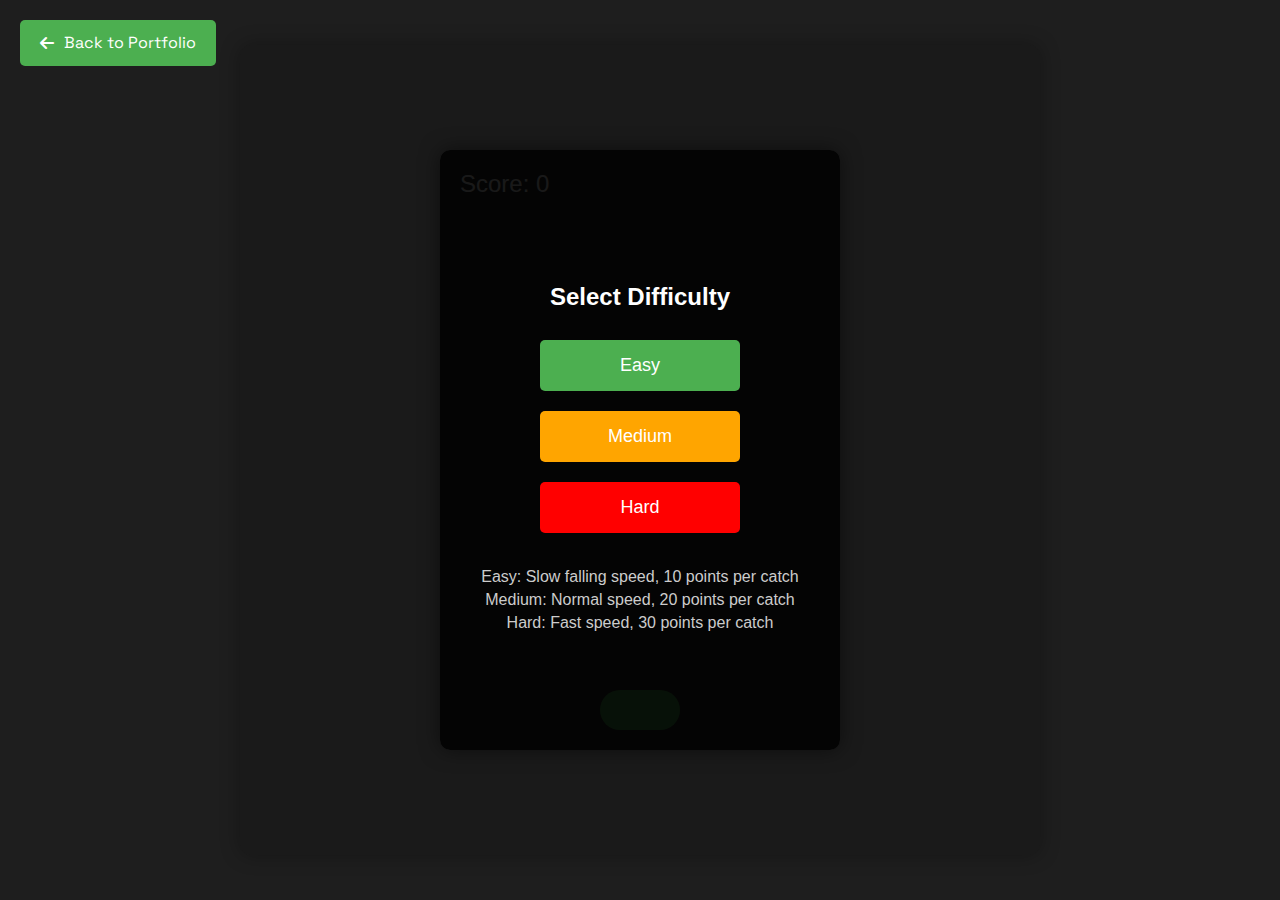
<file: my_game.html>
<!DOCTYPE html>
<html lang="en">
<head>
    <meta charset="UTF-8">
    <meta name="viewport" content="width=device-width, initial-scale=1.0">
    <title>My Game | Aashik K. Jha</title>
    <link rel="stylesheet" href="style.css">
    <link rel="stylesheet" href="https://cdnjs.cloudflare.com/ajax/libs/font-awesome/6.5.1/css/all.min.css">
    <link href="https://fonts.googleapis.com/css2?family=Space+Grotesk:wght@400;500;600;700&display=swap" rel="stylesheet">
    <style>
        body {
            margin: 0;
            padding: 0;
            background: #1e1e1e;
            font-family: 'Space Grotesk', sans-serif;
        }
        .game-container {
            width: 100%;
            height: 100vh;
            display: flex;
            justify-content: center;
            align-items: center;
        }
        .game-frame {
            width: 90%;
            max-width: 800px;
            height: 90vh;
            border: none;
            border-radius: 10px;
            box-shadow: 0 0 20px rgba(0, 0, 0, 0.3);
        }
        .back-button {
            position: fixed;
            top: 20px;
            left: 20px;
            background: #4CAF50;
            color: white;
            padding: 10px 20px;
            border-radius: 5px;
            text-decoration: none;
            display: flex;
            align-items: center;
            gap: 10px;
            z-index: 1000;
            transition: all 0.3s ease;
        }
        .back-button:hover {
            background: #45a049;
            transform: scale(1.05);
        }
    </style>
</head>
<body>
    <a href="index.html" class="back-button">
        <i class="fas fa-arrow-left"></i> Back to Portfolio
    </a>
    
    <div class="game-container">
        <iframe class="game-frame" src="game.html"></iframe>
    </div>

    <script>
        // Auto-start the game when the page loads
        window.onload = function() {
            const gameFrame = document.querySelector('.game-frame');
            // Reset the iframe to ensure game starts fresh
            gameFrame.src = gameFrame.src;
        };
    </script>
</body>
</html>
</file>
<file: style.css>
/* Reset and Base Styles */
:root {
    --primary-color: #4f46e5;
    --secondary-color: #818cf8;
    --background: #0f172a;
    --surface: #1e293b;
    --text-primary: #f8fafc;
    --text-secondary: #94a3b8;
    --accent: #38bdf8;
    --error: #ef4444;
    --success: #22c55e;
}

* {
    margin: 0;
    padding: 0;
    box-sizing: border-box;
    font-family: 'Space Grotesk', sans-serif;
}

html {
    scroll-behavior: smooth;
}

body {
    background-color: var(--background);
    color: var(--text-primary);
    line-height: 1.6;
    overflow-x: hidden;
}

/* Background Animation */
.bg-animation {
    position: fixed;
    top: 0;
    left: 0;
    width: 100%;
    height: 100%;
    z-index: -1;
    overflow: hidden;
}

.bg-gradient {
    position: absolute;
    width: 100%;
    height: 100%;
    background: radial-gradient(circle at top right, rgba(79, 70, 229, 0.15) 0%, transparent 50%),
                radial-gradient(circle at bottom left, rgba(56, 189, 248, 0.1) 0%, transparent 50%);
}

.bg-pattern {
    position: absolute;
    width: 100%;
    height: 100%;
    opacity: 0.5;
    background-image: url("data:image/svg+xml,%3Csvg width='60' height='60' viewBox='0 0 60 60' xmlns='http://www.w3.org/2000/svg'%3E%3Cg fill='none' fill-rule='evenodd'%3E%3Cg fill='%23ffffff' fill-opacity='0.05'%3E%3Cpath d='M36 34v-4h-2v4h-4v2h4v4h2v-4h4v-2h-4zm0-30V0h-2v4h-4v2h4v4h2V6h4V4h-4zM6 34v-4H4v4H0v2h4v4h2v-4h4v-2H6zM6 4V0H4v4H0v2h4v4h2V6h4V4H6z'/%3E%3C/g%3E%3C/g%3E%3C/svg%3E");
}

/* Sidebar Navigation */
.sidebar {
    position: fixed;
    left: 0;
    top: 0;
    height: 100vh;
    width: 250px;
    background: var(--surface);
    padding: 2rem;
    border-right: 1px solid rgba(255, 255, 255, 0.1);
    transition: transform 0.3s ease;
}

.sidebar-content {
    height: 100%;
    display: flex;
    flex-direction: column;
    justify-content: space-between;
}

.logo {
    text-align: center;
    margin-bottom: 2rem;
}

.gradient-text {
    background: linear-gradient(135deg, var(--primary-color), var(--accent));
    -webkit-background-clip: text;
    background-clip: text;
    -webkit-text-fill-color: transparent;
    font-size: 2rem;
    font-weight: 700;
}

.nav-list {
    list-style: none;
}

.nav-link {
    display: flex;
    align-items: center;
    padding: 1rem;
    color: var(--text-secondary);
    text-decoration: none;
    transition: all 0.3s ease;
    border-radius: 8px;
    margin-bottom: 0.5rem;
}

.nav-link i {
    margin-right: 1rem;
    font-size: 1.2rem;
}

.nav-link:hover,
.nav-link.active {
    color: var(--text-primary);
    background: rgba(255, 255, 255, 0.1);
}

.social-links {
    display: flex;
    justify-content: center;
    gap: 1rem;
}

.social-links a {
    color: var(--text-secondary);
    font-size: 1.5rem;
    transition: color 0.3s ease;
}

.social-links a:hover {
    color: var(--accent);
}

/* Main Content */
.main-content {
    margin-left: 250px;
    padding: 2rem;
    min-height: 100vh;
}

.section {
    padding: 4rem 0;
}

.container {
    max-width: 1200px;
    margin: 0 auto;
    padding: 0 2rem;
}

.section-title {
    font-size: 2.5rem;
    margin-bottom: 3rem;
    text-align: center;
    background: linear-gradient(135deg, var(--primary-color), var(--accent));
    -webkit-background-clip: text;
    background-clip: text;
    -webkit-text-fill-color: transparent;
}

/* Hero Section */
.hero-content {
    display: grid;
    grid-template-columns: 1fr 1fr;
    gap: 4rem;
    align-items: center;
}

.hero-text h1 {
    font-size: 3.5rem;
    margin-bottom: 1rem;
}

.hero-subtitle {
    font-size: 1.5rem;
    color: var(--accent);
    margin-bottom: 1.5rem;
}

.hero-description {
    color: var(--text-secondary);
    margin-bottom: 2rem;
}

.hero-image {
    position: relative;
}

.hero-image img {
    width: 100%;
    border-radius: 20px;
    position: relative;
    z-index: 1;
}

.hero-image-bg {
    position: absolute;
    top: 20px;
    left: 20px;
    width: 100%;
    height: 100%;
    background: var(--primary-color);
    border-radius: 20px;
    opacity: 0.3;
}

/* Buttons */
.btn {
    display: inline-flex;
    align-items: center;
    padding: 1rem 2rem;
    border-radius: 8px;
    font-weight: 500;
    text-decoration: none;
    transition: all 0.3s ease;
    border: none;
    cursor: pointer;
}

.btn i {
    margin-right: 0.5rem;
}

.btn.primary {
    background: var(--primary-color);
    color: white;
}

.btn.secondary {
    background: transparent;
    border: 2px solid var(--primary-color);
    color: var(--primary-color);
}

.btn:hover {
    transform: translateY(-2px);
    box-shadow: 0 5px 15px rgba(0, 0, 0, 0.3);
}

/* About Section */
.about-cards {
    display: grid;
    grid-template-columns: repeat(auto-fit, minmax(300px, 1fr));
    gap: 2rem;
    margin-top: 3rem;
}

.about-card {
    background: var(--surface);
    padding: 2rem;
    border-radius: 15px;
    text-align: center;
    transition: transform 0.3s ease;
}

.about-card:hover {
    transform: translateY(-5px);
}

.about-card i {
    font-size: 2.5rem;
    color: var(--accent);
    margin-bottom: 1rem;
}

.about-card h3 {
    margin-bottom: 1rem;
}

.card-list {
    list-style: none;
    text-align: left;
    margin-top: 1rem;
}

.card-list li {
    margin: 0.5rem 0;
    color: var(--text-secondary);
}

/* Skills Section */
.skills-section {
    margin-bottom: 4rem;
    padding: 2rem;
    background: var(--surface);
    border-radius: 15px;
    box-shadow: 0 4px 6px rgba(0, 0, 0, 0.1);
}

.skills-subtitle {
    font-size: 1.8rem;
    margin-bottom: 2rem;
    color: var(--text-primary);
    text-align: center;
    background: linear-gradient(135deg, var(--primary-color), var(--accent));
    -webkit-background-clip: text;
    background-clip: text;
    -webkit-text-fill-color: transparent;
}

.skills-grid {
    display: grid;
    grid-template-columns: repeat(auto-fit, minmax(250px, 1fr));
    gap: 2rem;
    margin-top: 2rem;
}

.skill-item {
    background: var(--background);
    padding: 1.5rem;
    border-radius: 10px;
    transition: transform 0.3s ease;
}

.skill-item:hover {
    transform: translateY(-5px);
}

.skill-info {
    display: flex;
    justify-content: space-between;
    align-items: center;
    margin-bottom: 1rem;
}

.skill-info h3 {
    color: var(--text-primary);
    font-size: 1.2rem;
}

.skill-info span {
    color: var(--accent);
    font-weight: 600;
}

.skill-bar {
    height: 8px;
    background: rgba(255, 255, 255, 0.1);
    border-radius: 4px;
    overflow: hidden;
}

.skill-percentage {
    height: 100%;
    background: linear-gradient(90deg, var(--primary-color), var(--accent));
    border-radius: 4px;
    transition: width 1s ease-in-out;
}

/* Soft Skills Grid */
.soft-skills-grid {
    display: grid;
    grid-template-columns: repeat(auto-fit, minmax(250px, 1fr));
    gap: 2rem;
    margin-top: 2rem;
}

.soft-skill-card {
    background: var(--background);
    padding: 2rem;
    border-radius: 10px;
    text-align: center;
    transition: transform 0.3s ease;
}

.soft-skill-card:hover {
    transform: translateY(-5px);
}

.soft-skill-card i {
    font-size: 2.5rem;
    color: var(--accent);
    margin-bottom: 1rem;
}

.soft-skill-card h3 {
    color: var(--text-primary);
    margin-bottom: 1rem;
}

.soft-skill-card p {
    color: var(--text-secondary);
    line-height: 1.6;
}

/* Tools Grid */
.tools-grid {
    display: grid;
    grid-template-columns: repeat(auto-fit, minmax(150px, 1fr));
    gap: 2rem;
    margin-top: 2rem;
}

.tool-card {
    background: var(--background);
    padding: 1.5rem;
    border-radius: 10px;
    text-align: center;
    transition: transform 0.3s ease;
}

.tool-card:hover {
    transform: translateY(-5px);
}

.tool-card img {
    width: 60px;
    height: 60px;
    object-fit: contain;
    margin-bottom: 1rem;
}

.tool-card h3 {
    color: var(--text-primary);
    font-size: 1.1rem;
}

/* Projects Section */
.project-categories {
    display: flex;
    justify-content: center;
    gap: 1rem;
    margin-bottom: 3rem;
}

.category-btn {
    padding: 0.75rem 1.5rem;
    background: var(--surface);
    border: none;
    border-radius: 8px;
    color: var(--text-secondary);
    cursor: pointer;
    transition: all 0.3s ease;
}

.category-btn.active,
.category-btn:hover {
    background: var(--primary-color);
    color: white;
}

.projects-grid {
    display: grid;
    grid-template-columns: repeat(auto-fit, minmax(300px, 1fr));
    gap: 2rem;
}

.project-card {
    position: relative;
    overflow: hidden;
    border-radius: 10px;
    box-shadow: 0 4px 6px rgba(0, 0, 0, 0.1);
    transition: transform 0.3s ease;
}

.project-card:hover {
    transform: translateY(-5px);
}

.project-image {
    position: relative;
    width: 100%;
    height: 300px;
    overflow: hidden;
}

.project-image img {
    width: 100%;
    height: 100%;
    object-fit: cover;
    transition: transform 0.3s ease;
}

.project-card:hover .project-image img {
    transform: scale(1.1);
}

.project-overlay {
    position: absolute;
    top: 0;
    left: 0;
    width: 100%;
    height: 100%;
    background: rgba(0, 0, 0, 0.8);
    display: flex;
    align-items: center;
    justify-content: center;
    opacity: 0;
    transition: opacity 0.3s ease;
}

.project-card:hover .project-overlay {
    opacity: 1;
}

.project-details {
    text-align: center;
    padding: 20px;
    color: var(--text-primary);
}

.project-details h3 {
    color: var(--primary-color);
    margin-bottom: 10px;
}

.project-tech {
    display: flex;
    flex-wrap: wrap;
    gap: 10px;
    justify-content: center;
    margin: 15px 0;
}

.project-tech span {
    background: rgba(255, 255, 255, 0.1);
    padding: 5px 10px;
    border-radius: 20px;
    font-size: 0.9em;
}

.project-links {
    margin-top: 20px;
}

.play-game-btn {
    background: var(--primary-color);
    color: var(--background);
    border: none;
    padding: 10px 20px;
    border-radius: 5px;
    cursor: pointer;
    transition: background 0.3s ease;
}

.play-game-btn:hover {
    background: var(--secondary-color);
}

/* Contact Section */
.contact-content {
    display: grid;
    grid-template-columns: 1fr 2fr;
    gap: 4rem;
}

.contact-cards {
    display: grid;
    gap: 2rem;
}

.contact-card {
    background: var(--surface);
    padding: 2rem;
    border-radius: 15px;
    text-align: center;
}

.contact-card i {
    font-size: 2rem;
    color: var(--accent);
    margin-bottom: 1rem;
}

.contact-card a {
    color: var(--text-primary);
    text-decoration: none;
    transition: color 0.3s ease;
}

.contact-card a:hover {
    color: var(--accent);
}

.contact-form {
    background: var(--surface);
    padding: 2rem;
    border-radius: 15px;
}

.form-group {
    margin-bottom: 1.5rem;
}

.form-group label {
    display: block;
    margin-bottom: 0.5rem;
    color: var(--text-secondary);
}

.form-group input,
.form-group textarea {
    width: 100%;
    padding: 1rem;
    background: var(--background);
    border: 1px solid rgba(255, 255, 255, 0.1);
    border-radius: 8px;
    color: var(--text-primary);
    font-size: 1rem;
}

.form-group textarea {
    height: 150px;
    resize: vertical;
}

/* Map Section */
.map-section {
    margin-top: 4rem;
}

.map-container {
    border-radius: 15px;
    overflow: hidden;
}

/* Mobile Navigation */
.mobile-nav-toggle {
    display: none;
    position: fixed;
    top: 1rem;
    right: 1rem;
    z-index: 1000;
    background: var(--surface);
    padding: 0.5rem;
    border-radius: 8px;
    cursor: pointer;
}

/* Responsive Design */
@media (max-width: 1024px) {
    .sidebar {
        transform: translateX(-100%);
    }

    .sidebar.active {
        transform: translateX(0);
    }

    .main-content {
        margin-left: 0;
    }

    .mobile-nav-toggle {
        display: block;
    }

    .hero-content {
        grid-template-columns: 1fr;
        text-align: center;
    }

    .contact-content {
        grid-template-columns: 1fr;
    }
}

@media (max-width: 768px) {
    .section-title {
        font-size: 2rem;
    }

    .hero-text h1 {
        font-size: 2.5rem;
    }

    .about-cards,
    .skills-grid,
    .projects-grid {
        grid-template-columns: 1fr;
    }

    .skills-tabs,
    .project-categories {
        flex-wrap: wrap;
    }

    .skills-section {
        padding: 1.5rem;
    }

    .skills-grid,
    .soft-skills-grid,
    .tools-grid {
        grid-template-columns: 1fr;
    }

    .skill-item,
    .soft-skill-card,
    .tool-card {
        padding: 1.2rem;
    }
}

/* Animations */
@keyframes fadeIn {
    from {
        opacity: 0;
        transform: translateY(20px);
    }
    to {
        opacity: 1;
        transform: translateY(0);
    }
}

.section {
    animation: fadeIn 1s ease-out;
}

/* Modal Styles */
.modal {
    display: none;
    position: fixed;
    z-index: 1000;
    left: 0;
    top: 0;
    width: 100%;
    height: 100%;
    background-color: rgba(0, 0, 0, 0.8);
    overflow: hidden;
}

.modal-content {
    position: relative;
    background-color: var(--surface);
    margin: 5% auto;
    padding: 20px;
    width: 80%;
    height: 80%;
    border-radius: 10px;
    box-shadow: 0 4px 20px rgba(0, 0, 0, 0.3);
}

.close-modal {
    position: absolute;
    right: 20px;
    top: 10px;
    color: var(--text-primary);
    font-size: 28px;
    font-weight: bold;
    cursor: pointer;
    transition: color 0.3s ease;
}

.close-modal:hover {
    color: var(--primary-color);
}

#gameFrame {
    width: 100%;
    height: 100%;
    border: none;
    border-radius: 8px;
}
</file>
